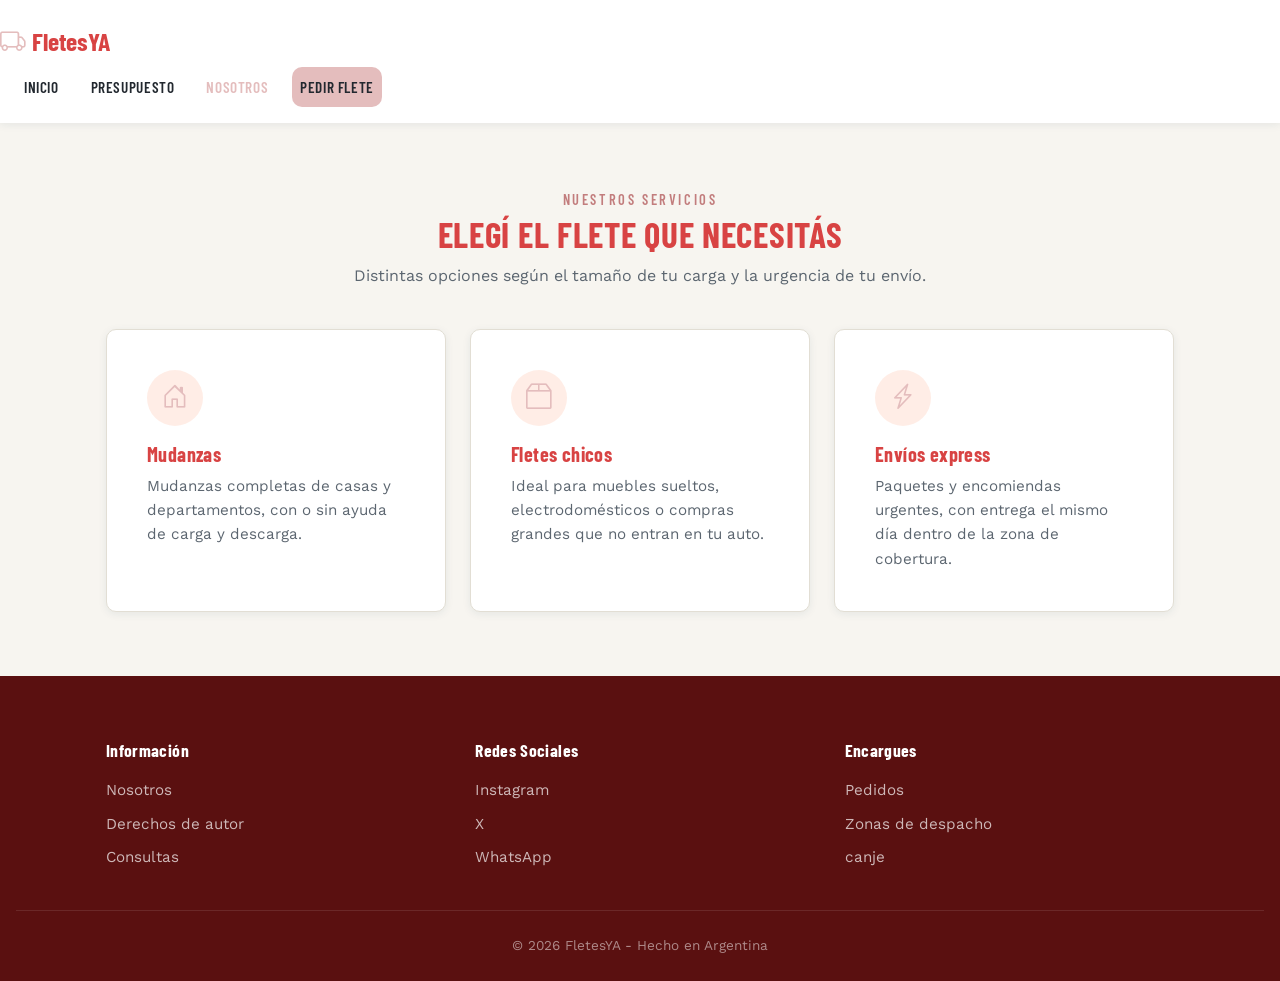
<file: index.html>
<!DOCTYPE html>
<html lang="en">
<head>
    <meta charset="UTF-8">
    <meta name="viewport" content="width=device-width, initial-scale=1.0">
    <title>AddiTrasporte</title>
    <link href="https://cdn.jsdelivr.net/npm/bootstrap@5.3.3/dist/css/bootstrap.min.css" rel="stylesheet">
    <link rel="stylesheet" href="https://cdn.jsdelivr.net/npm/bootstrap-icons@1.11.3/font/bootstrap-icons.css">
    <link rel="preconnect" href="https://fonts.googleapis.com">
    <link href="https://fonts.googleapis.com/css2?family=Barlow+Condensed:wght@600;700&family=Work+Sans:wght@400;500;600&display=swap" rel="stylesheet">
    <link rel="stylesheet" href="./styles.css">
</head>
<body>
    <header>
        <header>
        <nav class="navbar navbar-expand-lg navbar-custom sticky-top">
            <div class="container-custom">
                <a class="navbar-brand navbar-brand-custom" href="#">
                    <i class="bi bi-truck"></i> FletesYA
                </a>
                <button class="navbar-toggler" type="button" data-bs-toggle="collapse" data-bs-target="#navMenu" aria-controls="navMenu" aria-expanded="false" aria-label="Abrir menú">
                    <span class="navbar-toggler-icon"></span>
                </button>
                <div class="collapse navbar-collapse justify-content-end" id="navMenu">
                    <ul class="navbar-nav align-items-lg-center">
                        <li class="nav-item"><a class="nav-link" href="#">Inicio</a></li>
                        <li class="nav-item"><a class="nav-link" href="./pages/presupuesto.html">Presupuesto</a></li>
                        <li class="nav-item"><a class="nav-link active" href="./pages/nosotros.html">Nosotros</a></li>
                        <li class="nav-item"><a class="nav-link btn-nav-cta" href="./pages/formulario.html">Pedir flete</a></li>
                    </ul>
                </div>
            </div>
        </nav>
    </header>
    </header>
    <main>
        <section class="section">
            <div class="container-custom">
                <div class="section-header">
                    <span class="eyebrow">Nuestros servicios</span>
                    <h2>Elegí el flete que necesitás</h2>
                    <p>Distintas opciones según el tamaño de tu carga y la urgencia de tu envío.</p>
                </div>

                <div class="services-grid">
                    <div class="service-card">
                        <div class="service-card-icon"><i class="bi bi-house-door"></i></div>
                        <h3>Mudanzas</h3>
                        <p>Mudanzas completas de casas y departamentos, con o sin ayuda de carga y descarga.</p>
                    </div>
                    <div class="service-card">
                        <div class="service-card-icon"><i class="bi bi-box2"></i></div>
                        <h3>Fletes chicos</h3>
                        <p>Ideal para muebles sueltos, electrodomésticos o compras grandes que no entran en tu auto.</p>
                    </div>
                    <div class="service-card">
                        <div class="service-card-icon"><i class="bi bi-lightning-charge"></i></div>
                        <h3>Envíos express</h3>
                        <p>Paquetes y encomiendas urgentes, con entrega el mismo día dentro de la zona de cobertura.</p>
                    </div>
                </div>
            </div>
        </section>
    </main>
    <footer>
            <div class="footer-container">

        <div class="footer-col">
            <h3>Información</h3>
            <ul>
                <li><a href="./pages/nosotros.html">Nosotros</a></li>
                <li><a href="./pages/derechos.html">Derechos de autor</a></li>
                <li><a href="./pages/formulario.html">Consultas</a></li>
            </ul>
        </div>

        <div class="footer-col">
            <h3>Redes Sociales</h3>
            <ul>
                <li><a href="https://www.instagram.com/?hl=es-la" target="_blank">Instagram</a></li>
                <li><a href="https://x.com/iniciarsesion?lang=es" target="_blank">X</a></li>
                <li><a href="https://www.whatsapp.com/?lang=es" target="_blank">WhatsApp</a></li>
            </ul>
        </div>

        <div class="footer-col">
            <h3>Encargues</h3>
            <ul>
                <li><a href="./pages/formulario.html">Pedidos</a></li>
                <li><a href="https://maps.app.goo.gl/tzFLppgsQuMKiHkJ8">Zonas de despacho</a></li>
                <li><a href="./pages/canje.html">canje</a></li>
            </ul>
        </div>

    </div>

    <p class="copyright">© 2026 FletesYA - Hecho en Argentina</p>
    </footer>
    <script src="https://cdn.jsdelivr.net/npm/bootstrap@5.3.3/dist/js/bootstrap.bundle.min.js"></script>
</body>
</html>
</file>
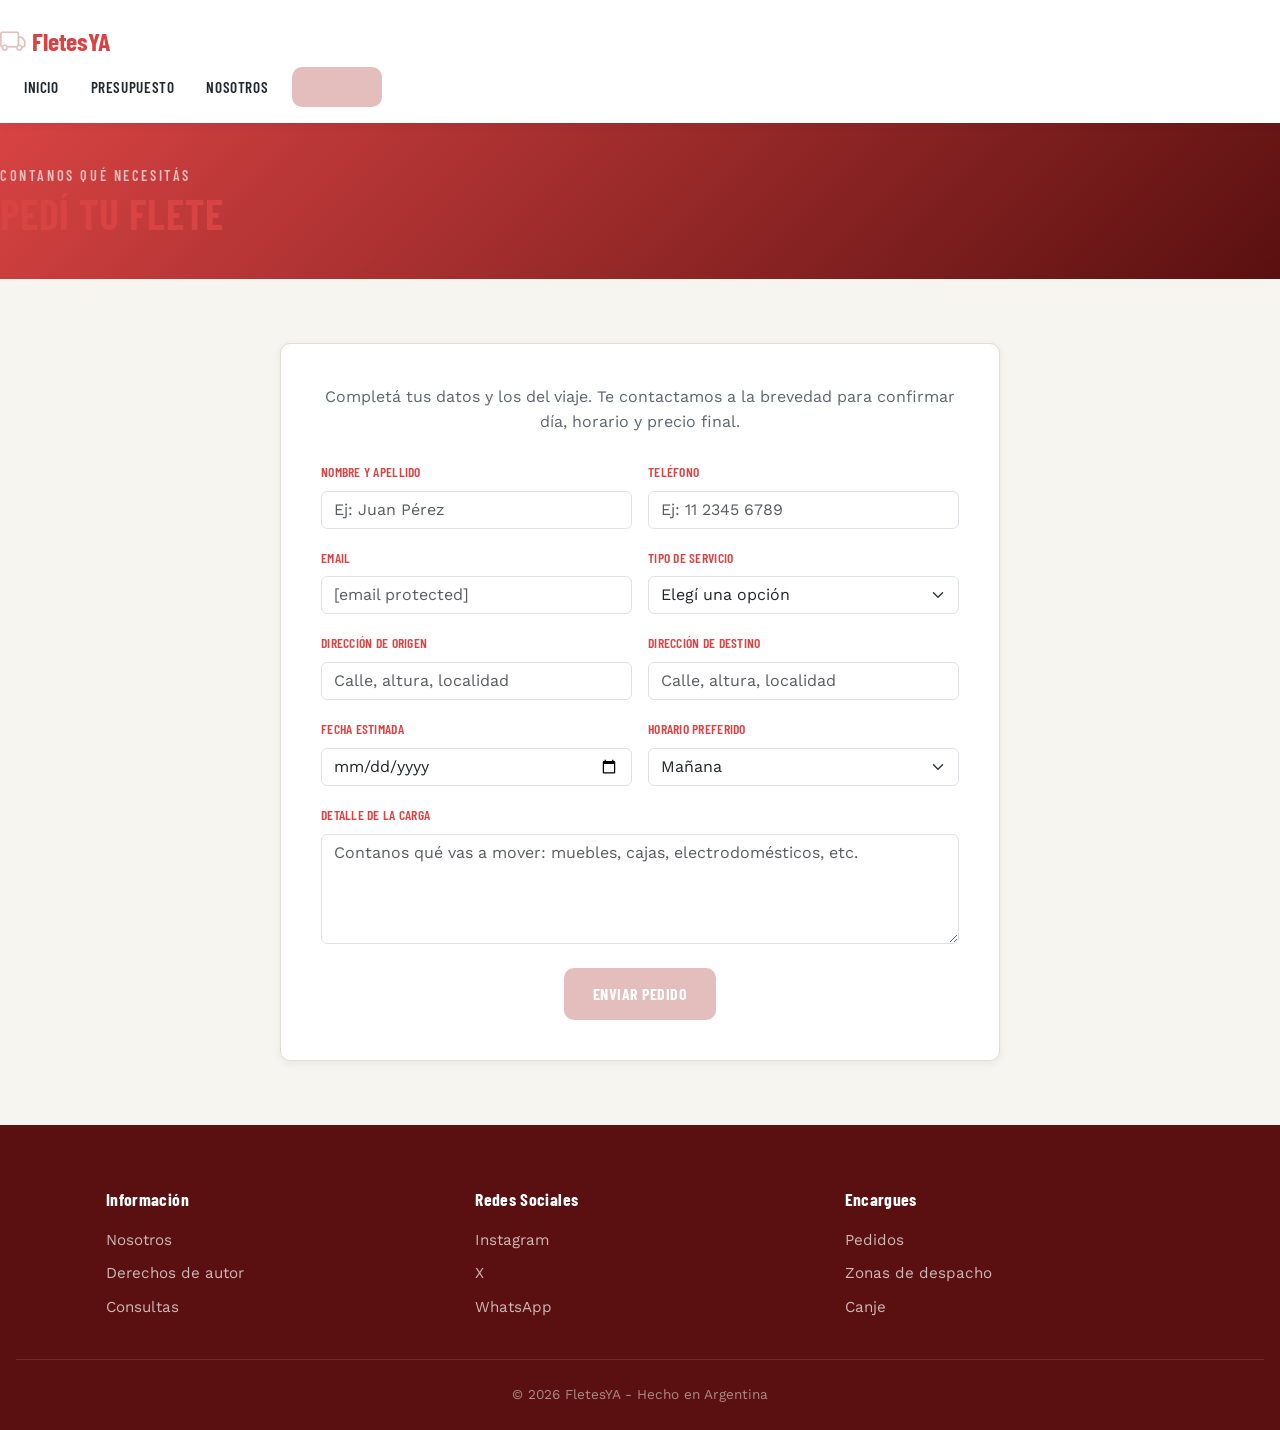
<file: pages/formulario.html>
<!DOCTYPE html>
<html lang="es">
<head>
    <meta charset="UTF-8">
    <meta name="viewport" content="width=device-width, initial-scale=1.0">
    <title>Formulario de pedido — FletesYA</title>

    <link href="https://cdn.jsdelivr.net/npm/bootstrap@5.3.3/dist/css/bootstrap.min.css" rel="stylesheet">
    <link rel="stylesheet" href="https://cdn.jsdelivr.net/npm/bootstrap-icons@1.11.3/font/bootstrap-icons.css">
    <link rel="preconnect" href="https://fonts.googleapis.com">
    <link href="https://fonts.googleapis.com/css2?family=Barlow+Condensed:wght@600;700&family=Work+Sans:wght@400;500;600&display=swap" rel="stylesheet">
    <link rel="stylesheet" href="../styles.css">
</head>
<body>

    <header>
        <nav class="navbar navbar-expand-lg navbar-custom sticky-top">
            <div class="container-custom">
                <a class="navbar-brand navbar-brand-custom" href="../index.html">
                    <i class="bi bi-truck"></i> FletesYA
                </a>
                <button class="navbar-toggler" type="button" data-bs-toggle="collapse" data-bs-target="#navMenu" aria-controls="navMenu" aria-expanded="false" aria-label="Abrir menú">
                    <span class="navbar-toggler-icon"></span>
                </button>
                <div class="collapse navbar-collapse justify-content-end" id="navMenu">
                    <ul class="navbar-nav align-items-lg-center">
                        <li class="nav-item"><a class="nav-link" href="../index.html">Inicio</a></li>
                        <li class="nav-item"><a class="nav-link" href="./presupuesto.html">Presupuesto</a></li>
                        <li class="nav-item"><a class="nav-link" href="./nosotros.html">Nosotros</a></li>
                        <li class="nav-item"><a class="nav-link btn-nav-cta active" href="#">Pedir flete</a></li>
                    </ul>
                </div>
            </div>
        </nav>
    </header>

    <main>
        <section class="hero" style="padding: var(--space-lg) 0;">
            <div class="container-custom">
                <span class="eyebrow" style="color: var(--color-accent);">Contanos qué necesitás</span>
                <h1 style="font-size: clamp(1.8rem, 4vw, 2.6rem);">Pedí tu flete</h1>
            </div>
        </section>

        <section class="section">
            <div class="container-custom">
                <div class="form-section">
                    <p class="text-muted-custom text-center mb-4">
                        Completá tus datos y los del viaje. Te contactamos a la brevedad para confirmar día, horario y precio final.
                    </p>

                    <form novalidate>
                        <div class="row g-3">
                            <div class="col-md-6">
                                <label for="nombre" class="form-label form-label-custom">Nombre y apellido</label>
                                <input type="text" class="form-control" id="nombre" name="nombre" placeholder="Ej: Juan Pérez" required>
                            </div>
                            <div class="col-md-6">
                                <label for="telefono" class="form-label form-label-custom">Teléfono</label>
                                <input type="tel" class="form-control" id="telefono" name="telefono" placeholder="Ej: 11 2345 6789" required>
                            </div>
                            <div class="col-md-6">
                                <label for="email" class="form-label form-label-custom">Email</label>
                                <input type="email" class="form-control" id="email" name="email" placeholder="[email protected]">
                            </div>
                            <div class="col-md-6">
                                <label for="tipoServicio" class="form-label form-label-custom">Tipo de servicio</label>
                                <select class="form-select" id="tipoServicio" name="tipoServicio" required>
                                    <option value="" selected disabled>Elegí una opción</option>
                                    <option value="mudanza">Mudanza</option>
                                    <option value="flete-chico">Flete chico</option>
                                    <option value="envio-express">Envío express</option>
                                </select>
                            </div>
                            <div class="col-md-6">
                                <label for="origen" class="form-label form-label-custom">Dirección de origen</label>
                                <input type="text" class="form-control" id="origen" name="origen" placeholder="Calle, altura, localidad" required>
                            </div>
                            <div class="col-md-6">
                                <label for="destino" class="form-label form-label-custom">Dirección de destino</label>
                                <input type="text" class="form-control" id="destino" name="destino" placeholder="Calle, altura, localidad" required>
                            </div>
                            <div class="col-md-6">
                                <label for="fecha" class="form-label form-label-custom">Fecha estimada</label>
                                <input type="date" class="form-control" id="fecha" name="fecha">
                            </div>
                            <div class="col-md-6">
                                <label for="horario" class="form-label form-label-custom">Horario preferido</label>
                                <select class="form-select" id="horario" name="horario">
                                    <option value="manana">Mañana</option>
                                    <option value="tarde">Tarde</option>
                                    <option value="indistinto">Indistinto</option>
                                </select>
                            </div>
                            <div class="col-12">
                                <label for="mensaje" class="form-label form-label-custom">Detalle de la carga</label>
                                <textarea class="form-control" id="mensaje" name="mensaje" rows="4" placeholder="Contanos qué vas a mover: muebles, cajas, electrodomésticos, etc."></textarea>
                            </div>
                        </div>

                        <div class="text-center mt-4">
                            <button type="submit" class="btn-primary-custom" style="border: none;">Enviar pedido</button>
                        </div>
                    </form>
                </div>
            </div>
        </section>
    </main>

    <footer>
        <div class="footer-container">
            <div class="footer-col">
                <h3>Información</h3>
                <ul>
                    <li><a href="./nosotros.html">Nosotros</a></li>
                    <li><a href="./derechos.html">Derechos de autor</a></li>
                    <li><a href="./formulario.html">Consultas</a></li>
                </ul>
            </div>
            <div class="footer-col">
                <h3>Redes Sociales</h3>
                <ul>
                    <li><a href="https://www.instagram.com/?hl=es-la" target="_blank">Instagram</a></li>
                    <li><a href="https://x.com/iniciarsesion?lang=es" target="_blank">X</a></li>
                    <li><a href="https://www.whatsapp.com/?lang=es" target="_blank">WhatsApp</a></li>
                </ul>
            </div>
            <div class="footer-col">
                <h3>Encargues</h3>
                <ul>
                    <li><a href="./formulario.html">Pedidos</a></li>
                    <li><a href="https://maps.app.goo.gl/tzFLppgsQuMKiHkJ8" target="_blank">Zonas de despacho</a></li>
                    <li><a href="./canje.html">Canje</a></li>
                </ul>
            </div>
        </div>
        <p class="copyright">© 2026 FletesYA - Hecho en Argentina</p>
    </footer>

    <script src="https://cdn.jsdelivr.net/npm/bootstrap@5.3.3/dist/js/bootstrap.bundle.min.js"></script>
</body>
</html>
</file>
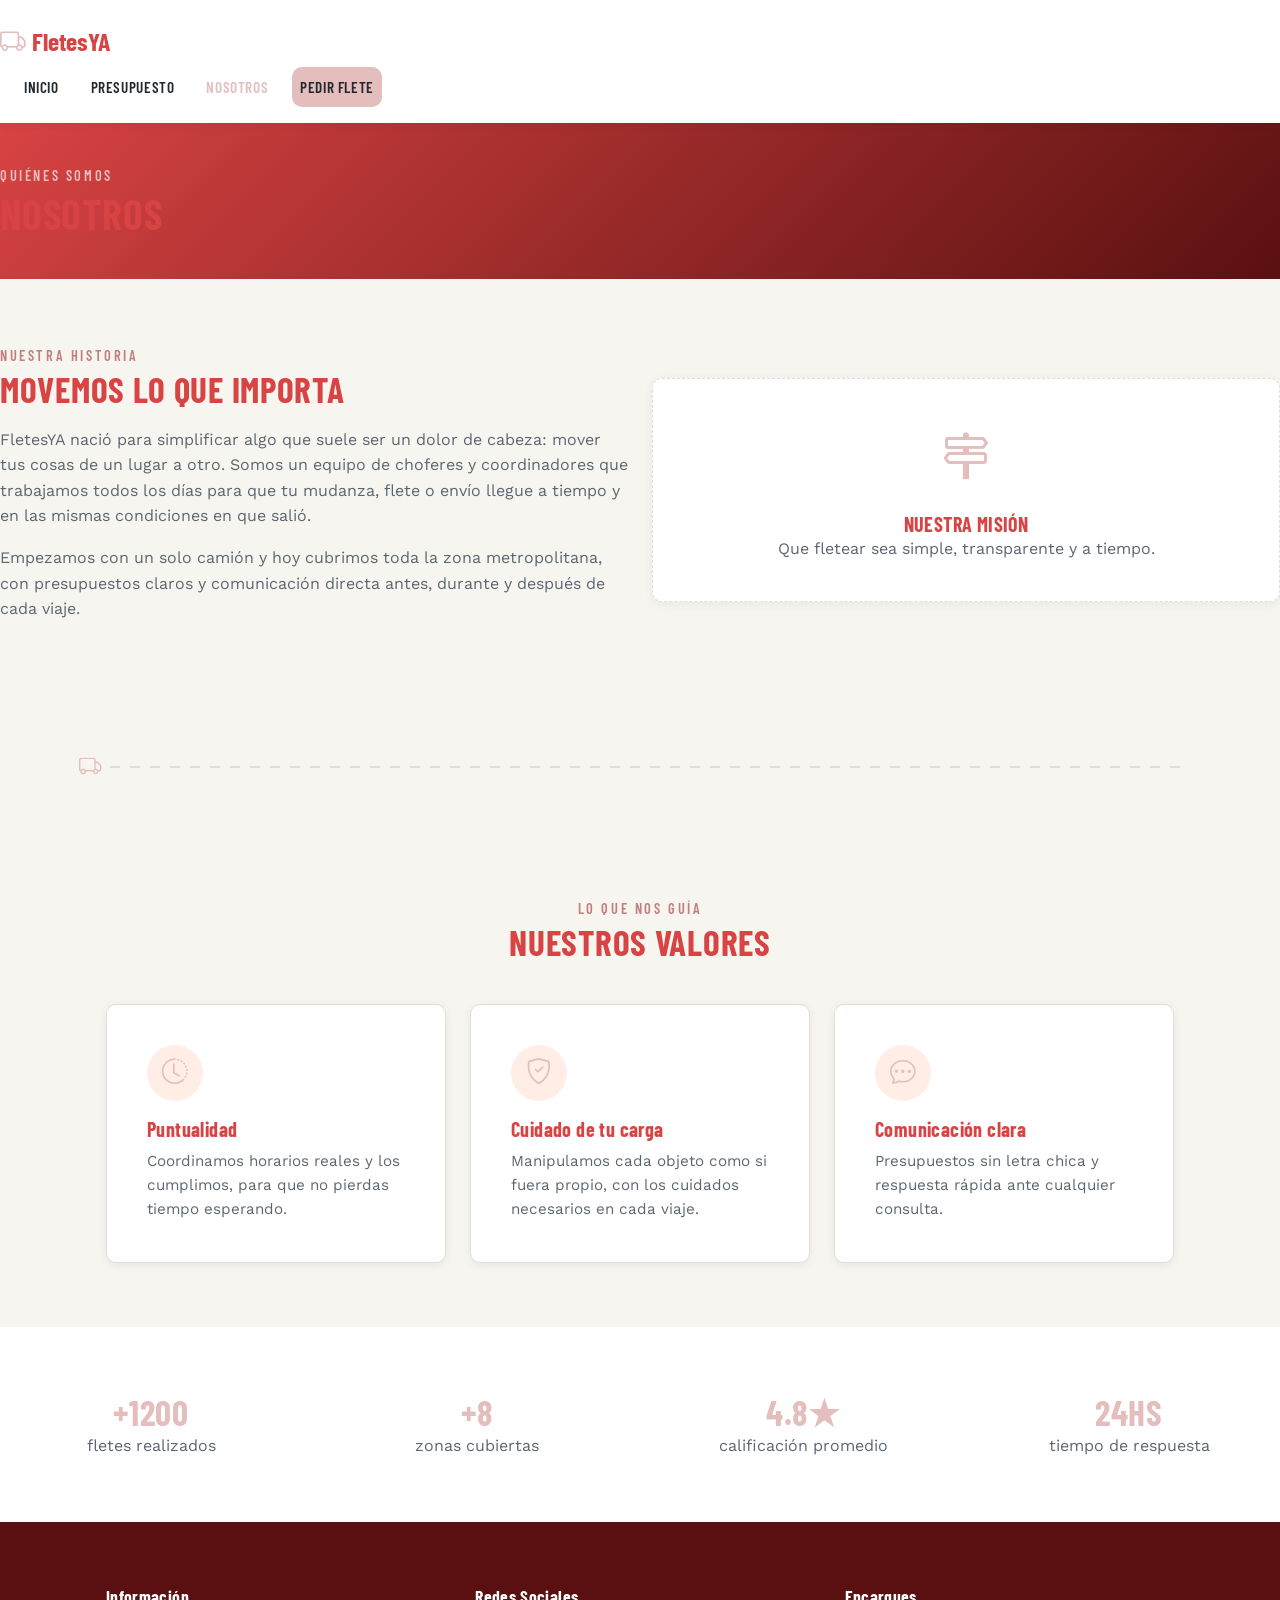
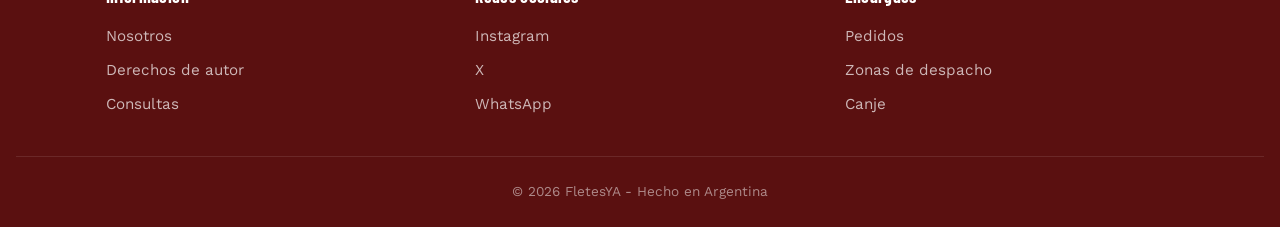
<file: pages/nosotros.html>
<!DOCTYPE html>
<html lang="es">
<head>
    <meta charset="UTF-8">
    <meta name="viewport" content="width=device-width, initial-scale=1.0">
    <title>Nosotros — FletesYA</title>

    <link href="https://cdn.jsdelivr.net/npm/bootstrap@5.3.3/dist/css/bootstrap.min.css" rel="stylesheet">
    <link rel="stylesheet" href="https://cdn.jsdelivr.net/npm/bootstrap-icons@1.11.3/font/bootstrap-icons.css">
    <link rel="preconnect" href="https://fonts.googleapis.com">
    <link href="https://fonts.googleapis.com/css2?family=Barlow+Condensed:wght@600;700&family=Work+Sans:wght@400;500;600&display=swap" rel="stylesheet">
    <link rel="stylesheet" href="../styles.css">
</head>
<body>
    <header>
        <nav class="navbar navbar-expand-lg navbar-custom sticky-top">
            <div class="container-custom">
                <a class="navbar-brand navbar-brand-custom" href="../index.html">
                    <i class="bi bi-truck"></i> FletesYA
                </a>
                <button class="navbar-toggler" type="button" data-bs-toggle="collapse" data-bs-target="#navMenu" aria-controls="navMenu" aria-expanded="false" aria-label="Abrir menú">
                    <span class="navbar-toggler-icon"></span>
                </button>
                <div class="collapse navbar-collapse justify-content-end" id="navMenu">
                    <ul class="navbar-nav align-items-lg-center">
                        <li class="nav-item"><a class="nav-link" href="../index.html">Inicio</a></li>
                        <li class="nav-item"><a class="nav-link" href="./presupuesto.html">Presupuesto</a></li>
                        <li class="nav-item"><a class="nav-link active" href="#">Nosotros</a></li>
                        <li class="nav-item"><a class="nav-link btn-nav-cta" href="./formulario.html">Pedir flete</a></li>
                    </ul>
                </div>
            </div>
        </nav>
    </header>
    <main>  
        <section class="hero" style="padding: var(--space-lg) 0;">
            <div class="container-custom">
                <span class="eyebrow" style="color: var(--color-accent);">Quiénes somos</span>
                <h1 style="font-size: clamp(1.8rem, 4vw, 2.6rem);">Nosotros</h1>
            </div>
        </section> 
        <section class="section">
            <div class="container-custom">
                <div class="row align-items-center g-4">
                    <div class="col-lg-6">
                        <span class="eyebrow">Nuestra historia</span>
                        <h2 class="mb-3">Movemos lo que importa</h2>
                        <p class="text-muted-custom">
                            FletesYA nació para simplificar algo que suele ser un dolor de cabeza: mover tus cosas de un lugar a otro.
                            Somos un equipo de choferes y coordinadores que trabajamos todos los días para que tu mudanza,
                            flete o envío llegue a tiempo y en las mismas condiciones en que salió.
                        </p>
                        <p class="text-muted-custom">
                            Empezamos con un solo camión y hoy cubrimos toda la zona metropolitana, con presupuestos
                            claros y comunicación directa antes, durante y después de cada viaje.
                        </p>
                    </div>
                    <div class="col-lg-6">
                        <div class="hero-badge" style="border-color: var(--color-border); background-color: var(--color-surface); box-shadow: var(--shadow-sm);">
                            <i class="bi bi-signpost-2" style="color: var(--color-accent);"></i>
                            <h3 style="color: var(--color-primary); margin-top: var(--space-sm);">Nuestra misión</h3>
                            <p class="text-muted-custom" style="margin: 0;">Que fletear sea simple, transparente y a tiempo.</p>
                        </div>
                    </div>
                </div>
            </div>
        </section>
        <div class="route-divider"><i class="bi bi-truck"></i></div>
        <section class="section">
            <div class="container-custom">
                <div class="section-header">
                    <span class="eyebrow">Lo que nos guía</span>
                    <h2>Nuestros valores</h2>
                </div>
                <div class="services-grid">
                    <div class="service-card">
                        <div class="service-card-icon"><i class="bi bi-clock-history"></i></div>
                        <h3>Puntualidad</h3>
                        <p>Coordinamos horarios reales y los cumplimos, para que no pierdas tiempo esperando.</p>
                    </div>
                    <div class="service-card">
                        <div class="service-card-icon"><i class="bi bi-shield-check"></i></div>
                        <h3>Cuidado de tu carga</h3>
                        <p>Manipulamos cada objeto como si fuera propio, con los cuidados necesarios en cada viaje.</p>
                    </div>
                    <div class="service-card">
                        <div class="service-card-icon"><i class="bi bi-chat-dots"></i></div>
                        <h3>Comunicación clara</h3>
                        <p>Presupuestos sin letra chica y respuesta rápida ante cualquier consulta.</p>
                    </div>
                </div>
            </div>
        </section>   
        <section class="section" style="background-color: var(--color-surface);">
            <div class="container-custom">
                <div class="row text-center g-4">
                    <div class="col-6 col-md-3">
                        <h2 style="color: var(--color-accent);">+1200</h2>
                        <p class="text-muted-custom mb-0">fletes realizados</p>
                    </div>
                    <div class="col-6 col-md-3">
                        <h2 style="color: var(--color-accent);">+8</h2>
                        <p class="text-muted-custom mb-0">zonas cubiertas</p>
                    </div>
                    <div class="col-6 col-md-3">
                        <h2 style="color: var(--color-accent);">4.8★</h2>
                        <p class="text-muted-custom mb-0">calificación promedio</p>
                    </div>
                    <div class="col-6 col-md-3">
                        <h2 style="color: var(--color-accent);">24hs</h2>
                        <p class="text-muted-custom mb-0">tiempo de respuesta</p>
                    </div>
                </div>
            </div>
        </section>
    </main>

    <footer>
        <div class="footer-container">
            <div class="footer-col">
                <h3>Información</h3>
                <ul>
                    <li><a href="./nosotros.html">Nosotros</a></li>
                    <li><a href="./derechos.html">Derechos de autor</a></li>
                    <li><a href="./formulario.html">Consultas</a></li>
                </ul>
            </div>
            <div class="footer-col">
                <h3>Redes Sociales</h3>
                <ul>
                    <li><a href="https://www.instagram.com/?hl=es-la" target="_blank">Instagram</a></li>
                    <li><a href="https://x.com/iniciarsesion?lang=es" target="_blank">X</a></li>
                    <li><a href="https://www.whatsapp.com/?lang=es" target="_blank">WhatsApp</a></li>
                </ul>
            </div>
            <div class="footer-col">
                <h3>Encargues</h3>
                <ul>
                    <li><a href="./formulario.html">Pedidos</a></li>
                    <li><a href="https://maps.app.goo.gl/tzFLppgsQuMKiHkJ8" target="_blank">Zonas de despacho</a></li>
                    <li><a href="./canje.html">Canje</a></li>
                </ul>
            </div>
        </div>
        <p class="copyright">© 2026 FletesYA - Hecho en Argentina</p>
    </footer>

    <script src="https://cdn.jsdelivr.net/npm/bootstrap@5.3.3/dist/js/bootstrap.bundle.min.js"></script>
</body>
</html>
</file>
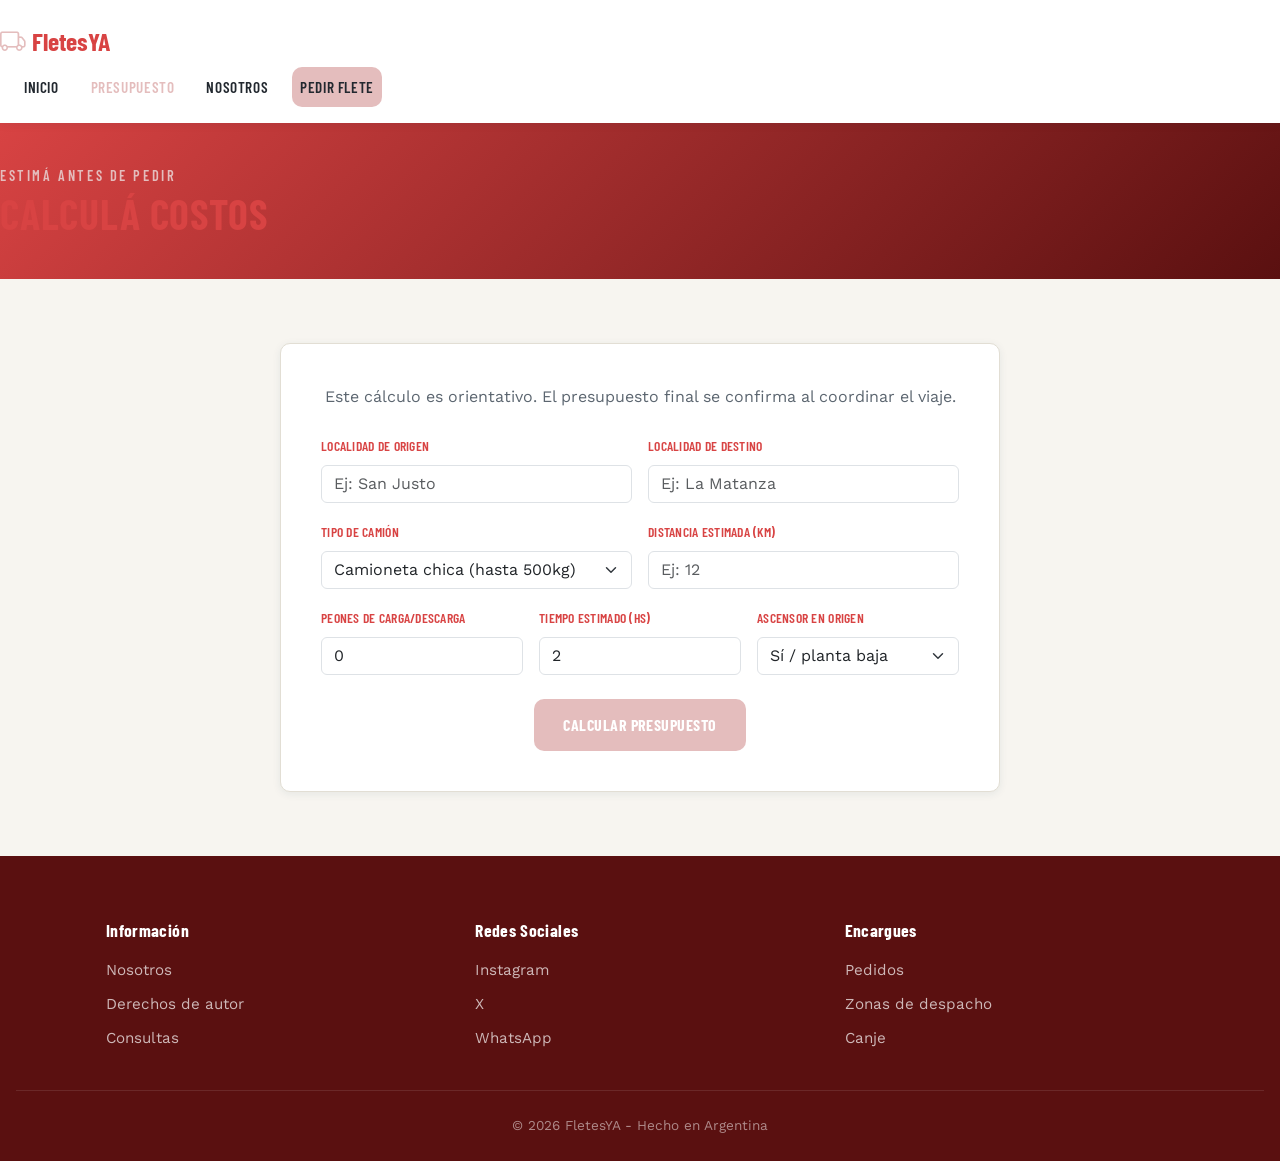
<file: pages/presupuesto.html>
<!DOCTYPE html>
<html lang="es">
<head>
    <meta charset="UTF-8">
    <meta name="viewport" content="width=device-width, initial-scale=1.0">
    <title>Presupuesto — FletesYA</title>

    <link href="https://cdn.jsdelivr.net/npm/bootstrap@5.3.3/dist/css/bootstrap.min.css" rel="stylesheet">
    <link rel="stylesheet" href="https://cdn.jsdelivr.net/npm/bootstrap-icons@1.11.3/font/bootstrap-icons.css">
    <link rel="preconnect" href="https://fonts.googleapis.com">
    <link href="https://fonts.googleapis.com/css2?family=Barlow+Condensed:wght@600;700&family=Work+Sans:wght@400;500;600&display=swap" rel="stylesheet">
    <link rel="stylesheet" href="../styles.css">
</head>
<body>

    <header>
        <nav class="navbar navbar-expand-lg navbar-custom sticky-top">
            <div class="container-custom">
                <a class="navbar-brand navbar-brand-custom" href="../index.html">
                    <i class="bi bi-truck"></i> FletesYA
                </a>
                <button class="navbar-toggler" type="button" data-bs-toggle="collapse" data-bs-target="#navMenu" aria-controls="navMenu" aria-expanded="false" aria-label="Abrir menú">
                    <span class="navbar-toggler-icon"></span>
                </button>
                <div class="collapse navbar-collapse justify-content-end" id="navMenu">
                    <ul class="navbar-nav align-items-lg-center">
                        <li class="nav-item"><a class="nav-link" href="../index.html">Inicio</a></li>
                        <li class="nav-item"><a class="nav-link active" href="#">Presupuesto</a></li>
                        <li class="nav-item"><a class="nav-link" href="./nosotros.html">Nosotros</a></li>
                        <li class="nav-item"><a class="nav-link btn-nav-cta" href="./formulario.html">Pedir flete</a></li>
                    </ul>
                </div>
            </div>
        </nav>
    </header>

    <main>
        <section class="hero" style="padding: var(--space-lg) 0;">
            <div class="container-custom">
                <span class="eyebrow" style="color: var(--color-accent);">Estimá antes de pedir</span>
                <h1 style="font-size: clamp(1.8rem, 4vw, 2.6rem);">Calculá costos</h1>
            </div>
        </section>

        <section class="section">
            <div class="container-custom">
                <div class="form-section">
                    <p class="text-muted-custom text-center mb-4">
                        Este cálculo es orientativo. El presupuesto final se confirma al coordinar el viaje.
                    </p>

                    <form id="formPresupuesto" novalidate>
                        <div class="row g-3">
                            <div class="col-md-6">
                                <label for="pOrigen" class="form-label form-label-custom">Localidad de origen</label>
                                <input type="text" class="form-control" id="pOrigen" name="pOrigen" placeholder="Ej: San Justo">
                            </div>
                            <div class="col-md-6">
                                <label for="pDestino" class="form-label form-label-custom">Localidad de destino</label>
                                <input type="text" class="form-control" id="pDestino" name="pDestino" placeholder="Ej: La Matanza">
                            </div>
                            <div class="col-md-6">
                                <label for="pCamion" class="form-label form-label-custom">Tipo de camión</label>
                                <select class="form-select" id="pCamion" name="pCamion">
                                    <!-- Las opciones se cargan automáticamente desde js/tarifas.js -->
                                </select>
                            </div>
                            <div class="col-md-6">
                                <label for="pKm" class="form-label form-label-custom">Distancia estimada (km)</label>
                                <input type="number" class="form-control" id="pKm" name="pKm" min="0" step="0.1" placeholder="Ej: 12" required>
                            </div>
                            <div class="col-md-4">
                                <label for="pPeones" class="form-label form-label-custom">Peones de carga/descarga</label>
                                <input type="number" class="form-control" id="pPeones" name="pPeones" min="0" value="0">
                            </div>
                            <div class="col-md-4">
                                <label for="pHoras" class="form-label form-label-custom">Tiempo estimado (hs)</label>
                                <input type="number" class="form-control" id="pHoras" name="pHoras" min="0" step="0.5" value="2">
                            </div>
                            <div class="col-md-4">
                                <label for="pAscensor" class="form-label form-label-custom">Ascensor en origen</label>
                                <select class="form-select" id="pAscensor" name="pAscensor">
                                    <option value="si">Sí / planta baja</option>
                                    <option value="no">No hay ascensor</option>
                                </select>
                            </div>
                        </div>

                        <div class="text-center mt-4">
                            <button type="submit" class="btn-primary-custom" style="border: none;">Calcular presupuesto</button>
                        </div>
                    </form>

                    <div class="result-box" id="resultBox" style="display: none;">
                        <p class="text-muted-custom mb-1">Costo estimado</p>
                        <div class="result-amount" id="resultAmount">$0</div>
                        <p class="text-muted-custom mt-2 mb-2" id="resultDetalle" style="font-size: 0.9rem; text-align: left; display: inline-block;"></p>
                        <p class="text-muted-custom mt-2 mb-0">
                            Confirmá los detalles en el
                            <a href="./formulario.html" style="color: var(--color-success); text-decoration: underline;">formulario de pedido</a>.
                        </p>
                    </div>
                </div>
            </div>
        </section>
    </main>

    <footer>
        <div class="footer-container">
            <div class="footer-col">
                <h3>Información</h3>
                <ul>
                    <li><a href="./nosotros.html">Nosotros</a></li>
                    <li><a href="./derechos.html">Derechos de autor</a></li>
                    <li><a href="./formulario.html">Consultas</a></li>
                </ul>
            </div>
            <div class="footer-col">
                <h3>Redes Sociales</h3>
                <ul>
                    <li><a href="https://www.instagram.com/?hl=es-la" target="_blank">Instagram</a></li>
                    <li><a href="https://x.com/iniciarsesion?lang=es" target="_blank">X</a></li>
                    <li><a href="https://www.whatsapp.com/?lang=es" target="_blank">WhatsApp</a></li>
                </ul>
            </div>
            <div class="footer-col">
                <h3>Encargues</h3>
                <ul>
                    <li><a href="./formulario.html">Pedidos</a></li>
                    <li><a href="https://maps.app.goo.gl/tzFLppgsQuMKiHkJ8" target="_blank">Zonas de despacho</a></li>
                    <li><a href="./canje.html">Canje</a></li>
                </ul>
            </div>
        </div>
        <p class="copyright">© 2026 FletesYA - Hecho en Argentina</p>
    </footer>

    <script src="https://cdn.jsdelivr.net/npm/bootstrap@5.3.3/dist/js/bootstrap.bundle.min.js"></script>

    <script src="../js/tarifas.js"></script>
    <script src="../js/calculadora.js"></script>
</body>
</html>
</file>
<file: styles.css>
/* -----------------------------------------------------------
   1. VARIABLES
----------------------------------------------------------- */


:root {
  /* Paleta principal */
  --color-primary: #d84343;       
  --color-primary-dark: #5a1010;
  --color-primary-light: #E53935;

  --color-accent: #e4bdbd;        
  --color-accent-dark: #c27d7d;

  --color-success: #3FA34D;      

  --color-bg: #F7F5F0;            
  --color-surface: #FFFFFF;

  --color-text: #22282F;
  --color-text-muted: #5C6670;
  --color-border: #E2DED4;

  /* Tipografía */
  --font-heading: "Barlow Condensed", "Arial Narrow", sans-serif;
  --font-body: "Work Sans", "Segoe UI", sans-serif;

  /* Espaciados (escala) */
  --space-xs: 0.5rem;
  --space-sm: 1rem;
  --space-md: 1.5rem;
  --space-lg: 2.5rem;
  --space-xl: 4rem;

  /* Otros */
  --radius: 10px;
  --shadow-sm: 0 2px 8px rgba(27, 58, 92, 0.08);
  --shadow-md: 0 8px 24px rgba(27, 58, 92, 0.12);
}

/* -----------------------------------------------------------
   2. RESET / BASE
----------------------------------------------------------- */
* {
  box-sizing: border-box;
}

body {
  margin: 0;
  background-color: var(--color-bg);
  color: var(--color-text);
  font-family: var(--font-body);
  line-height: 1.6;
}

img {
  max-width: 100%;
  display: block;
}

a {
  text-decoration: none;
  color: inherit;
}

/* -----------------------------------------------------------
   3. TIPOGRAFÍA GENERAL
----------------------------------------------------------- */
h1, h2, h3, h4,
.font-heading {
  font-family: var(--font-heading);
  font-weight: 700;
  letter-spacing: 0.02em;
  text-transform: uppercase;
  color: var(--color-primary);
  margin: 0;
}

h1 { font-size: clamp(2.2rem, 5vw, 3.4rem); }
h2 { font-size: clamp(1.6rem, 3.5vw, 2.2rem); }
h3 { font-size: 1.25rem; }

.eyebrow {
  font-family: var(--font-heading);
  font-size: 0.9rem;
  letter-spacing: 0.18em;
  text-transform: uppercase;
  color: var(--color-accent-dark);
  font-weight: 600;
}

.text-muted-custom {
  color: var(--color-text-muted);
}

/* -----------------------------------------------------------
   4. NAVBAR
----------------------------------------------------------- */
.navbar-custom {
  background-color: var(--color-surface);
  box-shadow: var(--shadow-sm);
  padding-top: var(--space-sm);
  padding-bottom: var(--space-sm);
}

.navbar-brand-custom {
  display: flex;
  align-items: center;
  gap: 0.4rem;
  font-family: var(--font-heading);
  font-size: 1.6rem;
  font-weight: 700;
  color: var(--color-primary) 
}

.navbar-brand-custom i {
  color: var(--color-accent);
}

.navbar-custom .nav-link {
  font-family: var(--font-heading);
  font-weight: 600;
  letter-spacing: 0.04em;
  text-transform: uppercase;
  font-size: 0.95rem;
  color: var(--color-text);
  margin-left: var(--space-sm);
  transition: color 0.2s ease;
}

.navbar-custom .nav-link:hover,
.navbar-custom .nav-link.active {
  color: var(--color-accent) 
}

.btn-nav-cta {
  background-color: var(--color-accent);
  color: #fff;
  padding: 0.5rem 1.2rem;
  border-radius: var(--radius);
  margin-left: var(--space-sm);
}

.btn-nav-cta:hover {
  background-color: var(--color-accent-dark);
  color: #fff 
}

.section {
  padding: var(--space-xl) 0;
}

.section-header {
  text-align: center;
  max-width: 640px;
  margin: 0 auto var(--space-lg) auto;
}

.section-header p {
  color: var(--color-text-muted);
  margin-top: var(--space-xs);
}

.services-grid {
  display: flex;
  flex-wrap: wrap;
  gap: var(--space-md);
  justify-content: center;
}

.service-card {
  background-color: var(--color-surface);
  border: 1px solid var(--color-border);
  border-radius: var(--radius);
  box-shadow: var(--shadow-sm);
  flex: 1 1 300px;
  max-width: 340px;
  padding: var(--space-lg);
  transition: transform 0.2s ease, box-shadow 0.2s ease;
}

.service-card:hover {
  transform: translateY(-4px);
  box-shadow: var(--shadow-md);
}

.service-card-icon {
  width: 56px;
  height: 56px;
  display: flex;
  align-items: center;
  justify-content: center;
  border-radius: 50%;
  background-color: rgba(255, 107, 53, 0.12);
  margin-bottom: var(--space-sm);
}

.service-card-icon i {
  color: var(--color-accent);
  font-size: 1.6rem;
}

.service-card h3 {
  color: var(--color-primary);
  text-transform: none;
  margin-bottom: var(--space-xs);
}

.service-card p {
  color: var(--color-text-muted);
  font-size: 0.95rem;
  margin: 0;
}
/* -----------------------------------------------------------
   5. HERO
----------------------------------------------------------- */
.hero {
  background-color: var(--color-primary);
  background-image: linear-gradient(135deg, var(--color-primary) 0%, var(--color-primary-dark) 100%);
  color: #fff;
  padding: var(--space-xl) 0;
}

.hero-inner {
  display: flex;
  flex-wrap: wrap;
  align-items: center;
  justify-content: space-between;
  gap: var(--space-lg);
}

.hero-content {
  flex: 1 1 480px;
  max-width: 640px;
}

.hero-content h1 {
  color: #fff;
}

.hero-content p {
  color: rgba(255, 255, 255, 0.82);
  font-size: 1.1rem;
  margin-top: var(--space-sm);
  max-width: 46ch;
}

.hero-actions {
  display: flex;
  flex-wrap: wrap;
  gap: var(--space-sm);
  margin-top: var(--space-md);
}

.btn-primary-custom {
  background-color: var(--color-accent);
  border: none;
  color: #fff;
  font-family: var(--font-heading);
  font-weight: 700;
  letter-spacing: 0.03em;
  text-transform: uppercase;
  padding: 0.85rem 1.8rem;
  border-radius: var(--radius);
  transition: background-color 0.2s ease, transform 0.2s ease;
}

.btn-primary-custom:hover {
  background-color: var(--color-accent-dark);
  color: #fff;
  transform: translateY(-2px);
}

.btn-secondary-custom {
  background-color: transparent;
  border: 2px solid rgba(255, 255, 255, 0.5);
  color: #fff;
  font-family: var(--font-heading);
  font-weight: 700;
  letter-spacing: 0.03em;
  text-transform: uppercase;
  padding: 0.8rem 1.8rem;
  border-radius: var(--radius);
  transition: border-color 0.2s ease, background-color 0.2s ease;
}

.btn-secondary-custom:hover {
  border-color: #fff;
  background-color: rgba(255, 255, 255, 0.08);
  color: #fff;
}

.hero-visual {
  flex: 1 1 320px;
  display: flex;
  justify-content: center;
}

.hero-badge {
  background-color: rgba(255, 255, 255, 0.08);
  border: 1px dashed rgba(255, 255, 255, 0.35);
  border-radius: var(--radius);
  padding: var(--space-lg);
  text-align: center;
}

.hero-badge i {
  font-size: 3rem;
  color: var(--color-accent);
}

/* -----------------------------------------------------------
   6. DIVISOR "RUTA" — elemento de marca
   Línea punteada que simula una ruta, con un ícono que la recorre.
----------------------------------------------------------- */
.route-divider {
  position: relative;
  height: 2px;
  background-image: repeating-linear-gradient(
    to right,
    var(--color-border) 0,
    var(--color-border) 10px,
    transparent 10px,
    transparent 20px
  );
  margin: var(--space-xl) auto;
  max-width: 1100px;
  width: 90%;
}

.route-divider i {
  position: absolute;
  top: 50%;
  left: 0;
  transform: translate(-50%, -50%);
  background-color: var(--color-bg);
  color: var(--color-accent);
  font-size: 1.4rem;
  padding: 0 var(--space-xs);
  animation: route-travel 6s linear infinite;
}

@keyframes route-travel {
  0%   { left: 0%; }
  100% { left: 100%; }
}

@media (prefers-reduced-motion: reduce) {
  .route-divider i {
    animation: none;
    left: 50%;
  }
}

/* -----------------------------------------------------------
   7. SECCIÓN SERVICIOS (cards)
----------------------------------------------------------- */
.section {
  padding: var(--space-xl) 0;
}

.section-header {
  text-align: center;
  max-width: 640px;
  margin: 0 auto var(--space-lg) auto;
}

.section-header p {
  color: var(--color-text-muted);
  margin-top: var(--space-xs);
}

.services-grid {
  display: flex;
  flex-wrap: wrap;
  gap: var(--space-md);
  justify-content: center;
}

.service-card {
  background-color: var(--color-surface);
  border: 1px solid var(--color-border);
  border-radius: var(--radius);
  box-shadow: var(--shadow-sm);
  flex: 1 1 300px;
  max-width: 340px;
  padding: var(--space-lg);
  transition: transform 0.2s ease, box-shadow 0.2s ease;
}

.service-card:hover {
  transform: translateY(-4px);
  box-shadow: var(--shadow-md);
}

.service-card-icon {
  width: 56px;
  height: 56px;
  display: flex;
  align-items: center;
  justify-content: center;
  border-radius: 50%;
  background-color: rgba(255, 107, 53, 0.12);
  margin-bottom: var(--space-sm);
}

.service-card-icon i {
  color: var(--color-accent);
  font-size: 1.6rem;
}

.service-card h3 {
  color: var(--color-primary);
  text-transform: none;
  margin-bottom: var(--space-xs);
}

.service-card p {
  color: var(--color-text-muted);
  font-size: 0.95rem;
  margin: 0;
}

/* -----------------------------------------------------------
   8. SECCIÓN "CÓMO FUNCIONA" (pasos de la ruta)
----------------------------------------------------------- */
.steps {
  display: flex;
  flex-wrap: wrap;
  gap: var(--space-md);
  counter-reset: step;
}

.step {
  flex: 1 1 220px;
  position: relative;
  padding-top: var(--space-md);
}

.step::before {
  counter-increment: step;
  content: counter(step, decimal-leading-zero);
  font-family: var(--font-heading);
  font-size: 2.2rem;
  color: var(--color-accent);
  font-weight: 700;
  display: block;
  margin-bottom: var(--space-xs);
}

.step h3 {
  color: var(--color-primary);
  text-transform: none;
}

.step p {
  color: var(--color-text-muted);
  font-size: 0.95rem;
}

/* -----------------------------------------------------------
   9. FORMULARIOS
----------------------------------------------------------- */
.form-section {
  background-color: var(--color-surface);
  border: 1px solid var(--color-border);
  border-radius: var(--radius);
  box-shadow: var(--shadow-sm);
  padding: var(--space-lg);
  max-width: 720px;
  margin: 0 auto;
}

.form-label-custom {
  font-family: var(--font-heading);
  font-weight: 600;
  letter-spacing: 0.02em;
  text-transform: uppercase;
  font-size: 0.85rem;
  color: var(--color-primary);
}

.form-control:focus,
.form-select:focus {
  border-color: var(--color-accent);
  box-shadow: 0 0 0 0.2rem rgba(255, 107, 53, 0.18);
}

.result-box {
  background-color: rgba(63, 163, 77, 0.08);
  border: 1px dashed var(--color-success);
  border-radius: var(--radius);
  padding: var(--space-md);
  text-align: center;
  margin-top: var(--space-md);
}

.result-box .result-amount {
  font-family: var(--font-heading);
  font-size: 2.4rem;
  color: var(--color-success);
  font-weight: 700;
}


/* -----------------------------------------------------------
   10. FOOTER
----------------------------------------------------------- */




footer {
  background-color: var(--color-primary-dark);
  color: rgba(255, 255, 255, 0.85);
  padding: var(--space-xl) 0 var(--space-md) 0;
}

.footer-container {
  display: flex;
  flex-wrap: wrap;
  gap: var(--space-lg);
  justify-content: space-between;
  max-width: 1100px;
  margin: 0 auto;
  padding: 0 var(--space-sm) var(--space-lg) var(--space-sm);
}

.footer-col {
  flex: 1 1 200px;
}

.footer-col h3 {
  color: #fff;
  text-transform: none;
  font-family: var(--font-heading);
  font-size: 1.1rem;
  margin-bottom: var(--space-sm);
}

.footer-col ul {
  list-style: none;
  padding: 0;
  margin: 0;
  display: flex;
  flex-direction: column;
  gap: 0.5rem;
}

.footer-col a {
  color: rgba(255, 255, 255, 0.7);
  font-size: 0.95rem;
  transition: color 0.2s ease;
}

.footer-col a:hover {
  color: var(--color-accent);
}

.copyright {
  text-align: center;
  font-size: 0.85rem;
  color: rgba(255, 255, 255, 0.5);
  border-top: 1px solid rgba(255, 255, 255, 0.1);
  padding-top: var(--space-md);
  margin: 0 var(--space-sm);
}
</file>
